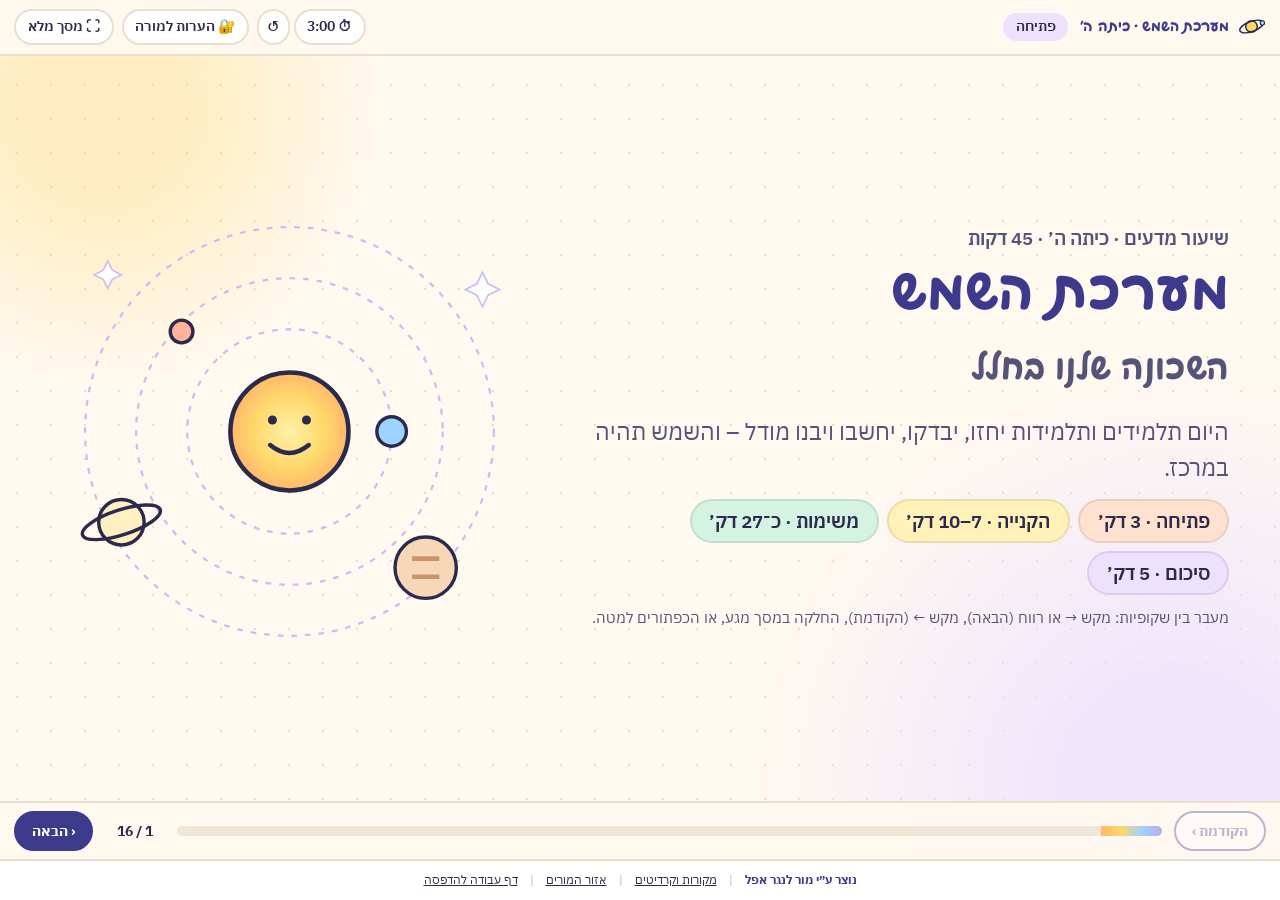
<file: index.html>
<!doctype html>
<html lang="he" dir="rtl"><head><meta charset="utf-8"><meta name="viewport" content="width=device-width,initial-scale=1,viewport-fit=cover">
<title>מערכת השמש · מצגת לשיעור מדעים · כיתה ה׳</title>
<meta name="description" content="מצגת אינטראקטיבית לשיעור מדעים בכיתה ה׳ על מערכת השמש: אנימציה של השמש ושמונת כוכבי הלכת, משימות בזוגות ובקבוצות, חידון בזק וכרטיס יציאה.">
<link rel="preconnect" href="https://fonts.googleapis.com"><link rel="preconnect" href="https://fonts.gstatic.com" crossorigin>
<link href="https://fonts.googleapis.com/css2?family=IBM+Plex+Sans+Hebrew:wght@400;600;700&family=Playpen+Sans+Hebrew:wght@500;700&display=swap" rel="stylesheet">
<meta name="theme-color" content="#FFF9F0"><link rel="icon" href="assets/favicon.svg" type="image/svg+xml"><link rel="stylesheet" href="assets/deck.css"></head>
<body class="deck-page">
<a class="skip" href="#deck">דילוג למצגת</a>
<header class="topbar" role="banner">
  <div class="brand"><svg viewBox="0 0 40 40" aria-hidden="true" focusable="false"><circle cx="20" cy="20" r="8" fill="#FFD86B" stroke="#2C2A4A" stroke-width="2"/><ellipse cx="20" cy="20" rx="17" ry="7" fill="none" stroke="#2C2A4A" stroke-width="2" transform="rotate(-20 20 20)"/><circle cx="35" cy="15" r="3" fill="#9FD3FF" stroke="#2C2A4A" stroke-width="1.5"/></svg><span>מערכת השמש · כיתה ה׳</span></div>
  <span class="phase" id="phase" aria-live="off"></span>
  <div class="tools">
    <div class="timer" role="group" aria-label="שעון לשלב">
      <button type="button" class="tbtn" id="timer-btn" aria-label="הפעלת שעון לשלב">⏱ <span id="timer-out">0:00</span></button>
      <button type="button" class="tbtn sm" id="timer-reset" aria-label="איפוס השעון">↺</button>
    </div>
    <button type="button" class="tbtn" id="notes-btn" aria-haspopup="dialog">🔐 הערות למורה</button>
    <button type="button" class="tbtn" id="fs-btn" aria-label="מסך מלא">⛶ <span class="hide-sm">מסך מלא</span></button>
  </div>
</header>

<main id="deck" class="deck" tabindex="-1" aria-roledescription="מצגת" aria-label="מצגת: מערכת השמש">

<!-- 1 -->
<section class="slide s-title" id="title" data-phase="פתיחה" data-min="3" aria-label="שקופית פתיחה">
  <div class="title-wrap">
    <div class="title-text">
      <p class="kicker">שיעור מדעים · כיתה ה׳ · 45 דקות</p>
      <h1>מערכת השמש<br><span>השכונה שלנו בחלל</span></h1>
      <p class="lead">היום תלמידים ותלמידות יחזו, יבדקו, יחשבו ויבנו מודל – והשמש תהיה במרכז.</p>
      <ul class="agenda" aria-label="מבנה השיעור">
        <li class="c-peach">פתיחה · 3 דק׳</li><li class="c-butter">הקנייה · 7–10 דק׳</li><li class="c-mint">משימות · כ־27 דק׳</li><li class="c-lilac">סיכום · 5 דק׳</li>
      </ul>
      <p class="hint">מעבר בין שקופיות: מקש → או רווח (הבאה), מקש ← (הקודמת), החלקה במסך מגע, או הכפתורים למטה.</p>
    </div>
    <svg class="title-art" viewBox="0 0 420 420" role="img" aria-label="איור: השמש וכוכבי לכת במסלולים">
      <defs><radialGradient id="tg" cx="50%" cy="50%" r="50%"><stop offset="0" stop-color="#FFF1A8"/><stop offset=".6" stop-color="#FFD86B"/><stop offset="1" stop-color="#FFB86B"/></radialGradient></defs>
      <g fill="none" stroke="#C9BEF0" stroke-width="2" stroke-dasharray="5 7"><circle cx="210" cy="210" r="90"/><circle cx="210" cy="210" r="135"/><circle cx="210" cy="210" r="180"/></g>
      <circle cx="210" cy="210" r="52" fill="url(#tg)" stroke="#2C2A4A" stroke-width="4"/>
      <g stroke="#2C2A4A" stroke-width="3"><circle cx="300" cy="210" r="13" fill="#9FD3FF"/><circle cx="115" cy="122" r="10" fill="#FFB49A"/><circle cx="330" cy="330" r="27" fill="#F6D8B8"/><circle cx="62" cy="290" r="20" fill="#FFF0C4"/></g>
      <ellipse cx="62" cy="290" rx="36" ry="11" fill="none" stroke="#2C2A4A" stroke-width="3" transform="rotate(-18 62 290)"/>
      <path d="M318 322h24M318 338h24" stroke="#C8956A" stroke-width="4"/>
      <g fill="#2C2A4A"><circle cx="195" cy="200" r="4"/><circle cx="225" cy="200" r="4"/></g><path d="M193 222q17 14 34 0" fill="none" stroke="#2C2A4A" stroke-width="4" stroke-linecap="round"/>
      <g fill="#FFFFFF" stroke="#C9BEF0" stroke-width="1.5"><path d="M380 70l5 10 10 5-10 5-5 10-5-10-10-5 10-5z"/><path d="M50 60l4 8 8 4-8 4-4 8-4-8-8-4 8-4z"/></g>
    </svg>
  </div>
</section>

<!-- 2 hook -->
<section class="slide s-hook" id="hook" data-phase="פתיחה · 3 דק׳" data-min="3" aria-label="שאלת פתיחה">
  <h2>🚀 שאלת פתיחה: אנחנו בכלל לא יושבים במקום!</h2>
  <p class="big">כדור הארץ – וכל מי שנמצא עליו – נע כל הזמן סביב השמש.<br><strong>נחשו: כמה קילומטרים נעבור בחלל במהלך השיעור הזה (45 דקות)?</strong></p>
  <ol class="choices" aria-label="אפשרויות">
    <li><span class="n">1</span> 0 – אנחנו עומדים במקום</li>
    <li><span class="n">2</span> בערך 100 ק״מ</li>
    <li><span class="n">3</span> בערך 8,000 ק״מ</li>
    <li><span class="n">4</span> בערך 80,000 ק״מ</li>
  </ol>
  <p class="howto">✋ הצביעו באצבעות: 1, 2, 3 או 4. ספרו לחבר או לחברה לידכם למה בחרתם.</p>
  <button type="button" class="btn big-btn" data-reveal="hook-ans" aria-expanded="false">גילוי התשובה</button>
  <div class="reveal-box" id="hook-ans" hidden>
    <p><strong>4 – בערך 80,000 ק״מ!</strong> כדור הארץ נע סביב השמש במהירות של כ־30 ק״מ <u>בכל שנייה</u>. ב־45 דקות זה בערך פעמיים סביב כל כדור הארץ.</p>
    <p>אז למה אנחנו לא מרגישים? כי הכול נע יחד איתנו – כמו במטוס שטס בשקט.</p>
  </div>
</section>

<!-- 3 -->
<section class="slide" id="what" data-phase="הקנייה · 7–10 דק׳" data-min="8" aria-label="מה זה מערכת השמש">
  <h2>☀️ מה זה מערכת השמש?</h2>
  <div class="two">
    <ul class="points">
      <li><b>במרכז: השמש</b> – כוכב.</li>
      <li><b>סביב השמש נעים 8 כוכבי לכת</b> במסלולים, וגם כוכבי לכת ננסיים, אסטרואידים ושביטים.</li>
      <li><b>סביב רוב כוכבי הלכת נעים ירחים.</b> הירח שלנו מקיף את כדור הארץ.</li>
      <li><b>מערכת השמש היא רק חלק קטן מגלקסיית שביל החלב</b>, שיש בה יותר מ־100 מיליארד כוכבים.</li>
    </ul>
    <figure class="address">
      <figcaption>הכתובת שלנו ביקום</figcaption>
      <ol>
        <li class="c-pink">🏫 הכיתה שלנו</li>
        <li class="c-peach">🇮🇱 ישראל</li>
        <li class="c-sky">🌍 כדור הארץ</li>
        <li class="c-butter">☀️ מערכת השמש</li>
        <li class="c-lilac">🌌 גלקסיית שביל החלב</li>
        <li class="c-mint">✨ היקום</li>
      </ol>
    </figure>
  </div>
</section>

<!-- 4 -->
<section class="slide" id="sun" data-phase="הקנייה · 7–10 דק׳" data-min="8" aria-label="השמש">
  <h2>🌞 השמש – הכוכב שלנו</h2>
  <div class="tiles">
    <div class="tile c-butter"><span class="ico" aria-hidden="true">🔥</span><b>כוכב</b><p>כדור ענק של גז לוהט שמפיק אור וחום. השמש היא לא כוכב לכת.</p></div>
    <div class="tile c-peach"><span class="ico" aria-hidden="true">📏</span><b>ענקית</b><p>הקוטר שלה שווה לבערך 109 כדורי ארץ בשורה.</p></div>
    <div class="tile c-pink"><span class="ico" aria-hidden="true">⚖️</span><b>כמעט הכול</b><p>כ־99.8% מכל החומר במערכת השמש נמצא בשמש.</p></div>
    <div class="tile c-sky"><span class="ico" aria-hidden="true">💡</span><b>אור בדרך</b><p>האור שלה מגיע אלינו בתוך כ־8 דקות ו־20 שניות.</p></div>
  </div>
  <p class="callout">בלי השמש אין חיים: היא נותנת אור וחום, הצמחים מייצרים בעזרתה מזון, והיא מניעה את מחזור המים.</p>
</section>

<!-- 5 -->
<section class="slide" id="planets" data-phase="הקנייה · 7–10 דק׳" data-min="8" aria-label="שמונה כוכבי הלכת">
  <h2>🪐 שמונה כוכבי הלכת – לפי הסדר מהשמש</h2>
  <div class="lineup" role="list">
    <div class="lu-sun" role="listitem" aria-label="השמש">☀️<span>השמש</span></div>
    <div class="lu-group rocky" role="listitem"><p class="gl">כוכבי לכת סלעיים (פנימיים)</p>
      <ul><li><i class="dot" style="--c:#B9B1A8;--d:.7"></i>חמה</li><li><i class="dot" style="--c:#F2C877;--d:1"></i>נוגה</li><li><i class="dot" style="--c:#5AA6EA;--d:1"></i>כדור הארץ</li><li><i class="dot" style="--c:#E4775B;--d:.8"></i>מאדים</li></ul></div>
    <div class="lu-belt" role="listitem">חגורת<br>האסטרואידים</div>
    <div class="lu-group giants" role="listitem"><p class="gl">ענקי גז וקרח (חיצוניים)</p>
      <ul><li><i class="dot" style="--c:#D9A67A;--d:2"></i>צדק</li><li><i class="dot ring" style="--c:#E7CC85;--d:1.8"></i>שבתאי</li><li><i class="dot" style="--c:#8FD3D8;--d:1.4"></i>אורנוס</li><li><i class="dot" style="--c:#6E8EE8;--d:1.4"></i>נפטון</li></ul></div>
  </div>
  <div class="mnemonic c-lilac">
    <p><b>טריק לזכירת הסדר</b> (האות הראשונה של כל מילה = כוכב לכת, א = ארץ):</p>
    <p class="mn" lang="he"><b>ח</b>יים <b>נ</b>כנס <b>א</b>תמול <b>מ</b>הר, <b>צ</b>עק: ״<b>ש</b>וקולד <b>א</b>ין? <b>נ</b>ו!״</p>
    <p class="small">אתגר: המציאו בזוגות משפט משלכם!</p>
  </div>
</section>

<!-- 6 -->
<section class="slide" id="motion" data-phase="הקנייה · 7–10 דק׳" data-min="8" aria-label="תנועה ומחזוריות">
  <h2>🔄 תנועה יוצרת זמן: יממה, חודש ושנה</h2>
  <div class="tiles three">
    <div class="tile c-sky"><span class="ico" aria-hidden="true">🌗</span><b>יממה ≈ 24 שעות</b><p>כדור הארץ מסתובב סביב צירו. הצד שפונה לשמש – יום, והצד השני – לילה.</p></div>
    <div class="tile c-lilac"><span class="ico" aria-hidden="true">🌙</span><b>חודש ≈ 29½ ימים</b><p>הירח מקיף את כדור הארץ. בערך כל 29½ ימים חוזר אותו מראה של הירח (למשל ירח מלא).</p></div>
    <div class="tile c-butter"><span class="ico" aria-hidden="true">☀️</span><b>שנה ≈ 365¼ ימים</b><p>כדור הארץ מקיף את השמש פעם אחת.</p></div>
  </div>
  <p class="callout big"><b>הרעיון החשוב:</b> לכל כוכב לכת יש ״שנה״ משלו – הזמן שלוקח לו להקיף את השמש פעם אחת. <br>❓ האם לכל כוכבי הלכת שנה באותו אורך? עוד מעט נחזה ונבדוק.</p>
</section>

<!-- 7 animation -->
<section class="slide s-anim" id="anim" data-phase="הקנייה והדגמה" data-min="3" aria-label="אנימציה של מערכת השמש">
  <div class="anim-grid">
    <div class="canvas-wrap space"><canvas id="solar-main" role="img" aria-label="אנימציה של מערכת השמש: השמש במרכז ושמונה כוכבי לכת שנעים סביבה במסלולים, כל אחד במהירות היחסית שלו. אפשר ללחוץ על כוכב לכת כדי לקרוא עליו."></canvas></div>
    <div class="anim-panel">
      <h2>🌌 מערכת השמש בתנועה</h2>
      <div class="scale-note"><p><b>⚠️ לא בקנה מידה:</b> הגדלים והמרחקים כאן לא אמיתיים – אי אפשר להראות את שניהם נכון על מסך אחד. <b>זמני ההקפה נכונים בקירוב.</b></p>
        <details><summary>ואיך זה באמת?</summary><p>כוכבי הלכת כאן גדולים בהרבה, והמסלולים צפופים בהרבה. אילו השמש הייתה בגודל כדורגל (22 ס״מ), כדור הארץ היה בגודל של כ־2 מ״מ ובמרחק של כ־24 מטרים ממנה, ונפטון היה במרחק של כ־700 מטרים! <a href="#sizes" data-goto="sizes">לגדלים היחסיים ←</a></p></details></div>
      <div class="ctrls" role="group" aria-label="שליטה באנימציה" data-ctrl="solar-main">
        <button type="button" class="btn" data-act="play" aria-pressed="false">▶ הפעלה</button>
        <button type="button" class="btn ghost" data-act="year">שנה אחת ועצירה</button>
        <button type="button" class="btn ghost" data-act="reset">↺ איפוס</button>
        <label class="spd">מהירות <input type="range" min="0" max="8" step="1" value="2" data-act="speed" aria-describedby="spd-main"> <output id="spd-main" class="spd-out"></output></label>
        <label class="chk"><input type="checkbox" data-act="labels" checked> שמות</label>
        <label class="chk"><input type="checkbox" data-act="laps"> מונה הקפות</label>
      </div>
      <p class="clock" aria-live="off">חלפו: <b data-out="years">0.00</b> שנים בכדור הארץ (<span data-out="days">0</span> ימים)</p>
      <div class="chips" role="group" aria-label="בחירת גרם שמים" data-chips="solar-main"></div>
      <div class="factcard" id="fact-main" aria-live="polite"><p class="muted">👆 הקישו על כוכב לכת (או על הכפתורים) כדי לקרוא עליו.</p></div>

    </div>
  </div>
</section>

<!-- 8 predict -->
<section class="slide s-task" id="predict" data-phase="משימה בזוגות · 7 דק׳" data-min="7" aria-label="משימה: חזו ובדקו">
  <div class="task-grid">
    <div>
      <p class="tag c-mint">משימה 1 · בזוגות · 7 דק׳</p>
      <h2>🔮 חזו ובדקו</h2>
      <ol class="steps">
        <li><b>חוזים (3 דק׳):</b> כתבו בדף העבודה את התחזית שלכם, לפני שמפעילים:
          <ol class="qs qs-heb">
            <li>כשכדור הארץ ישלים הקפה אחת סביב השמש – כמה הקפות תשלים חמה?</li>
            <li>מי נע מהר יותר במסלול: כוכבי לכת קרובים לשמש או רחוקים ממנה?</li>
            <li>כמה שנים של כדור הארץ יעברו עד שצדק ישלים הקפה אחת?</li>
          </ol></li>
        <li><b>בודקים (2 דק׳):</b> מפעילים ״שנה אחת״ ואחר כך ״12 שנים״ וסופרים הקפות.</li>
        <li><b>מסבירים (2 דק׳):</b> למה לנפטון לוקחת הקפה אחת כ־165 שנים? מצאו שתי סיבות.</li>
      </ol>
      <button type="button" class="btn ghost" data-reveal="predict-ans" aria-expanded="false">הצגת התשובות</button>
      <div class="reveal-box" id="predict-ans" hidden>
        <p>א. בערך 4 הקפות (שנה בחמה = 88 ימים). ב. הקרובים – הם נעים מהר יותר וגם המסלול שלהם קצר יותר. ג. כמעט 12 שנים.</p>
        <p>נפטון: (1) המסלול שלו ארוך מאוד; (2) הוא נע לאט יותר מכוכבי הלכת הקרובים לשמש.</p>
      </div>
    </div>
    <div class="mini">
      <div class="canvas-wrap space"><canvas id="solar-mini" role="img" aria-label="אנימציה לבדיקת התחזיות: מונה הקפות ליד כל כוכב לכת."></canvas></div>
      <div class="ctrls" role="group" aria-label="שליטה באנימציה לבדיקה" data-ctrl="solar-mini">
        <button type="button" class="btn" data-act="year">שנה אחת</button>
        <button type="button" class="btn" data-act="years12">12 שנים</button>
        <button type="button" class="btn ghost" data-act="play" aria-pressed="false">▶ הפעלה</button>
        <button type="button" class="btn ghost" data-act="reset">↺ איפוס</button>
      </div>
      <p class="clock">חלפו: <b data-out="years">0.00</b> שנים · המספר ליד כל שם = מספר ההקפות</p>
    </div>
  </div>
</section>

<!-- 9 sizes -->
<section class="slide s-task" id="sizes" data-phase="משימה בזוגות · 3 דק׳" data-min="3" aria-label="משימה: גדלים יחסיים">
  <p class="tag c-mint">משימה 2 · בזוגות · 3 דק׳</p>
  <h2>📏 גדלים יחסיים</h2>
  <p class="big">סדרו בדף העבודה את 8 כוכבי הלכת <b>מהקטן לגדול</b>. אחר כך: כמה כדורי ארץ נכנסים לרוחבו של צדק?</p>
  <button type="button" class="btn" id="sizes-btn" aria-expanded="false">גילוי: כוכבי הלכת בקנה מידה של גודל</button>
  <div class="sizes-stage" id="sizes-stage" aria-live="polite">
    <p class="muted center">כאן יופיעו כוכבי הלכת בגודל היחסי האמיתי שלהם.</p>
  </div>
  <p class="small" id="sizes-note" hidden>כאן <b>הגדלים</b> בקנה מידה, אבל <b>המרחקים לא</b>: באמת הם רחוקים מאוד זה מזה. צדק רחב בערך פי 11 מכדור הארץ, והשמש – פי 109. בצד ימין רואים רק חלק קטן מקצה השמש.</p>
</section>

<!-- 10 age -->
<section class="slide s-task" id="age" data-phase="משימה בקבוצות · 6 דק׳" data-min="6" aria-label="משימה: בני ובנות כמה הייתם בכוכב לכת אחר">
  <div class="task-grid">
    <div>
      <p class="tag c-mint">משימה 3 · בקבוצות של 3–4 · 6 דק׳</p>
      <h2>🎂 בני ובנות כמה הייתם בכוכב לכת אחר?</h2>
      <p>הגיל שלנו נמדד בשנים של כדור הארץ. בכוכב לכת שהשנה בו ארוכה – הייתם ״צעירים״ יותר!</p>
      <ol class="qs">
        <li>באיזה כוכב לכת הייתם הכי ״מבוגרים״? למה?</li>
        <li>בני ובנות כמה תהיו בכדור הארץ כשתעבור שנה אחת בשבתאי?</li>
        <li>אתגר: האם בנפטון אפשר לחגוג יום הולדת 1? הסבירו.</li>
      </ol>
      <p class="small">איך מחשבים? גיל בכדור הארץ ÷ אורך השנה של כוכב הלכת (בשנים של כדור הארץ). קודם הַעריכו, ורק אחר כך בדקו במחשבון.</p>
    </div>
    <div class="agecalc c-sky">
      <label for="age-in"><b>הגיל שלי בכדור הארץ:</b></label>
      <div class="row"><input id="age-in" type="number" min="1" max="120" step="1" value="11" inputmode="numeric"> <button type="button" class="btn" id="age-go">חישוב</button></div>
      <table class="agetable" id="age-table" hidden>
        <caption class="sr-only">הגיל בכל כוכב לכת</caption>
        <thead><tr><th scope="col">כוכב לכת</th><th scope="col">שנה אחת בו</th><th scope="col">הגיל שלי שם</th></tr></thead>
        <tbody></tbody>
      </table>
    </div>
  </div>
</section>

<!-- 11 quiz -->
<section class="slide s-task" id="quiz" data-phase="חידון בזק · 4 דק׳" data-min="4" aria-label="חידון בזק">
  <p class="tag c-mint">משימה 4 · כל הכיתה · 4 דק׳</p>
  <h2>⚡ חידון בזק</h2>
  <p class="howto">כל התלמידים והתלמידות מצביעים יחד באצבעות (1–4), ורק אז לוחצים על תשובה.</p>
  <div class="quiz" id="quiz-box" aria-live="polite"></div>
  <div class="quiz-nav"><button type="button" class="btn ghost" id="quiz-prev">השאלה הקודמת</button><span id="quiz-count"></span><button type="button" class="btn ghost" id="quiz-next">השאלה הבאה</button></div>
</section>

<!-- 12 model choice board -->
<section class="slide s-task" id="model" data-phase="משימה בקבוצות · 7 דק׳" data-min="7" aria-label="משימה: בונים מודל – לוח בחירה">
  <p class="tag c-mint">משימה 5 · בקבוצות · 7 דק׳</p>
  <h2>🛠️ בונים מודל של מערכת השמש – בחרו דרך</h2>
  <div class="board">
    <div class="way c-peach"><b>🧍 מודל אנושי</b><p>כל אחת ואחד הם השמש או כוכב לכת, והולכים במסלולים.</p><p class="crit">✔ הסדר נכון · הקרובים הולכים מהר יותר ובמסלול קצר יותר</p></div>
    <div class="way c-butter"><b>🟠 דגם בפלסטלינה</b><p>שמש ו־8 כוכבי לכת מפלסטלינה או מנייר מקומט.</p><p class="crit">✔ צדק הכי גדול, חמה הכי קטן, נוגה וכדור הארץ כמעט שווים</p></div>
    <div class="way c-mint"><b>🧻 מפת מרחקים</b><p>על גליל נייר או חוט: השמש בקצה, ונפטון אחרי 100 ריבועים.</p><p class="crit">✔ ארבעת הפנימיים צפופים ליד השמש, והחיצוניים רחוקים זה מזה</p></div>
    <div class="way c-sky"><b>🎙️ ״אני כוכב לכת״</b><p>הקלטה או הצגה של 30–45 שניות בגוף ראשון.</p><p class="crit">✔ המקום מהשמש, אורך השנה ועוד 2 עובדות נכונות</p></div>
    <div class="way c-pink"><b>✏️ גלויה מכוכב לכת</b><p>ציור או קומיקס ״שלום מ...״ לחברים בכדור הארץ.</p><p class="crit">✔ 3 עובדות נכונות והשוואה אחת לכדור הארץ</p></div>
    <div class="way c-lilac"><b>📊 טבלת השוואה</b><p>משווים בין 2 כוכבי לכת בטבלה או בכרזה.</p><p class="crit">✔ גודל, מרחק ואורך שנה – ומסקנה אחת</p></div>
  </div>
  <p class="small">בכל דגם: כתבו משפט אחד – מה הדגם שלכם מראה נכון, ומה לא.</p>
</section>

<!-- 13 challenge -->
<section class="slide s-task" id="challenge" data-phase="אתגר להעשרה (רשות)" data-min="5" aria-label="אתגר חשיבה להעשרה">
  <p class="tag c-lilac">אתגר להעשרה · לקבוצות שסיימו</p>
  <h2>🤖 משימת חלל: לאן שולחים רובוט חוקר?</h2>
  <div class="two">
    <div>
      <p class="big">אתם צוות של מהנדסות ומהנדסים בסוכנות חלל. יש לכם רובוט חוקר אחד.</p>
      <ol class="qs">
        <li>בחרו כוכב לכת או ירח שאליו תשלחו את הרובוט.</li>
        <li>נמקו את הבחירה בשתי סיבות.</li>
        <li>איזה אתגר אחד הרובוט יפגוש שם? (חום, קור, רוחות, מרחק...) ואיך תתגברו עליו?</li>
      </ol>
    </div>
    <div class="callout c-butter">
      <p><b>רמז:</b> אפשר לחקור מקום שקשה להגיע אליו בעזרת טלסקופים (על פני כדור הארץ ובחלל), לוויינים, חלליות ורכבים רובוטיים.</p>
      <p>👀 הקישו על כוכב לכת באנימציה כדי למצוא נתונים לנימוק.</p>
    </div>
  </div>
</section>

<!-- 14 summary -->
<section class="slide" id="summary" data-phase="איסוף וסיכום · 5 דק׳" data-min="5" aria-label="איסוף וסיכום">
  <h2>🧺 איסוף וסיכום</h2>
  <div class="tiles four">
    <div class="tile c-butter"><span class="ico" aria-hidden="true">☀️</span><p>השמש במרכז מערכת השמש.</p></div>
    <div class="tile c-sky"><span class="ico" aria-hidden="true">🪐</span><p>8 כוכבי לכת מקיפים את השמש, וירחים מקיפים כוכבי לכת.</p></div>
    <div class="tile c-mint"><span class="ico" aria-hidden="true">⏳</span><p>ככל שכוכב לכת רחוק יותר מהשמש – השנה בו ארוכה יותר.</p></div>
    <div class="tile c-pink"><span class="ico" aria-hidden="true">🧩</span><p>דגם קטן אחד לא יכול להראות נכון גם גדלים וגם מרחקים.</p></div>
  </div>
  <p class="callout big">🗣️ <b>30 שניות בזוגות:</b> מה הדבר הכי מפתיע שגיליתם היום? 2–3 זוגות משתפים את הכיתה.</p>
</section>

<!-- 15 exit -->
<section class="slide" id="exit" data-phase="כרטיס יציאה · חלק מהסיכום" data-min="3" aria-label="כרטיס יציאה">
  <h2>🎟️ כרטיס יציאה</h2>
  <ol class="exit">
    <li>ציירו את השמש ושלושה כוכבי לכת – לפי הסדר הנכון מהשמש.</li>
    <li>השלימו: ״השנה בנפטון ארוכה הרבה יותר מהשנה בכדור הארץ, כי...״</li>
    <li>כתבו שאלה אחת על החלל שעדיין מסקרנת אתכם.</li>
  </ol>
  <p class="self">סמנו: 😀 הבנתי היטב · 🙂 כמעט · 🤔 צריך עוד עזרה</p>
  <p class="small">כרטיס היציאה נמצא גם ב<a href="handout.html">דף העבודה להדפסה</a>.</p>
</section>

<!-- 16 credits -->
<section class="slide s-credits" id="credits" data-phase="מקורות וקרדיטים" data-min="0" aria-label="מקורות וקרדיטים">
  <h2>📚 מקורות וקרדיטים</h2>
  <div class="two">
    <div>
      <h3>עובדות ונתונים</h3>
      <ul class="src">
        <li>NASA – <a href="https://nssdc.gsfc.nasa.gov/planetary/factsheet/" target="_blank" rel="noopener">Planetary Fact Sheet</a> (קטרים, מרחקים, זמני הקפה וסיבוב, טמפרטורות, מספר ירחים)</li>
        <li>NASA Science – <a href="https://science.nasa.gov/solar-system/" target="_blank" rel="noopener">Our Solar System</a> · <a href="https://science.nasa.gov/solar-system/planets/" target="_blank" rel="noopener">Planets</a> · <a href="https://science.nasa.gov/sun/facts/" target="_blank" rel="noopener">Sun: Facts</a> · <a href="https://science.nasa.gov/solar-system/moons/" target="_blank" rel="noopener">Moons</a></li>
        <li>NASA Space Place – <a href="https://spaceplace.nasa.gov/years-on-other-planets/en/" target="_blank" rel="noopener">How long is a year on other planets?</a></li>
      </ul>
      <p class="small">* מספרי הירחים לפי דף העובדות של NASA. מדי פעם מתגלים ירחים חדשים, ולכן המספרים עשויים לגדול.</p>
    </div>
    <div>
      <h3>תוכנית הלימודים</h3>
      <ul class="src">
        <li>משרד החינוך – <a href="https://meyda.education.gov.il/files/Pop/0files/mada-technology/yesodi/content-specifications-5th.docx" target="_blank" rel="noopener">מפרט תכנים במדע וטכנולוגיה לכיתה ה׳</a> (תחום מדעי כדור הארץ והיקום: ״מבנה מערכת השמש״)</li>
        <li>משרד החינוך – <a href="https://pop.education.gov.il/tchumey_daat/mada-tehnologia/yesodi/technology-science-pedagogy/curriculum/" target="_blank" rel="noopener">תוכנית הלימודים במדע וטכנולוגיה לבית הספר היסודי</a> (מרחב פדגוגי)</li>
      </ul>
      <h3>איורים ואנימציה</h3>
      <p>כל האיורים והאנימציה צוירו במיוחד למצגת הזו (בלי תמונות חיצוניות). הצבעים מקורבים ולא מדויקים.</p>
      <p class="made-by">נוצר ע״י מור לנגר אפל · נבנה עם Kita</p>
    </div>
  </div>
</section>

</main>

<nav class="deck-nav" aria-label="ניווט במצגת">
  <button type="button" class="nbtn" id="prev" aria-label="השקופית הקודמת">הקודמת ›</button>
  <div class="progress" aria-hidden="true"><i id="bar"></i></div>
  <span class="counter" id="counter" aria-live="polite">1 / 16</span>
  <button type="button" class="nbtn primary" id="next" aria-label="השקופית הבאה">‹ הבאה</button>
</nav>

<aside class="notes" id="notes" hidden aria-label="הערות למורה לשקופית הנוכחית">
  <div class="notes-head"><b>🔐 הערות למורה</b> <span id="notes-slide"></span>
    <button type="button" class="tbtn sm" id="notes-popout">חלון נפרד</button>
    <button type="button" class="tbtn sm" id="notes-close" aria-label="סגירת ההערות">✕</button></div>
  <div class="notes-body" id="notes-body"></div>
</aside>

<dialog class="gate" id="gate" aria-labelledby="gate-h">
  <form method="dialog" id="gate-form">
    <h2 id="gate-h">🔐 הערות למורה</h2>
    <p>ההערות מיועדות למורה. הקלידו את הקוד:</p>
    <label for="gate-pw" class="sr-only">קוד מורה</label>
    <input id="gate-pw" type="password" inputmode="numeric" autocomplete="off">
    <p class="err" id="gate-err" role="alert" hidden>הקוד לא נכון. נסו שוב.</p>
    <div class="row"><button type="submit" class="btn" value="ok">כניסה</button><button type="button" class="btn ghost" id="gate-cancel">ביטול</button></div>
  </form>
</dialog>

<div class="sr-only" id="announce" aria-live="polite"></div>
<script type="text/plain" id="teacher-data">[base64]/[base64]/[base64]/[base64]/[base64]/[base64]/XqiDXltee158sINeR15XXk9enL9eqINei15XXkdeT15XXqiAo15HXm9eo15jXmdeh15kg15TXkNeg15nXntem15nXlCksINee16bXmdeSL9eULCDXkdeV16DXlC/[base64]/wn5mCL/[base64]</script>
<footer class="site-foot" role="contentinfo"><span class="made">נוצר ע״י מור לנגר אפל</span><span class="sep">|</span><a href="#credits" data-goto="credits">מקורות וקרדיטים</a><span class="sep">|</span><a href="teacher.html">אזור המורים</a><span class="sep">|</span><a href="handout.html">דף עבודה להדפסה</a></footer>
<script src="assets/solar.js"></script>
<script src="assets/deck.js"></script>
</body></html>
</file>
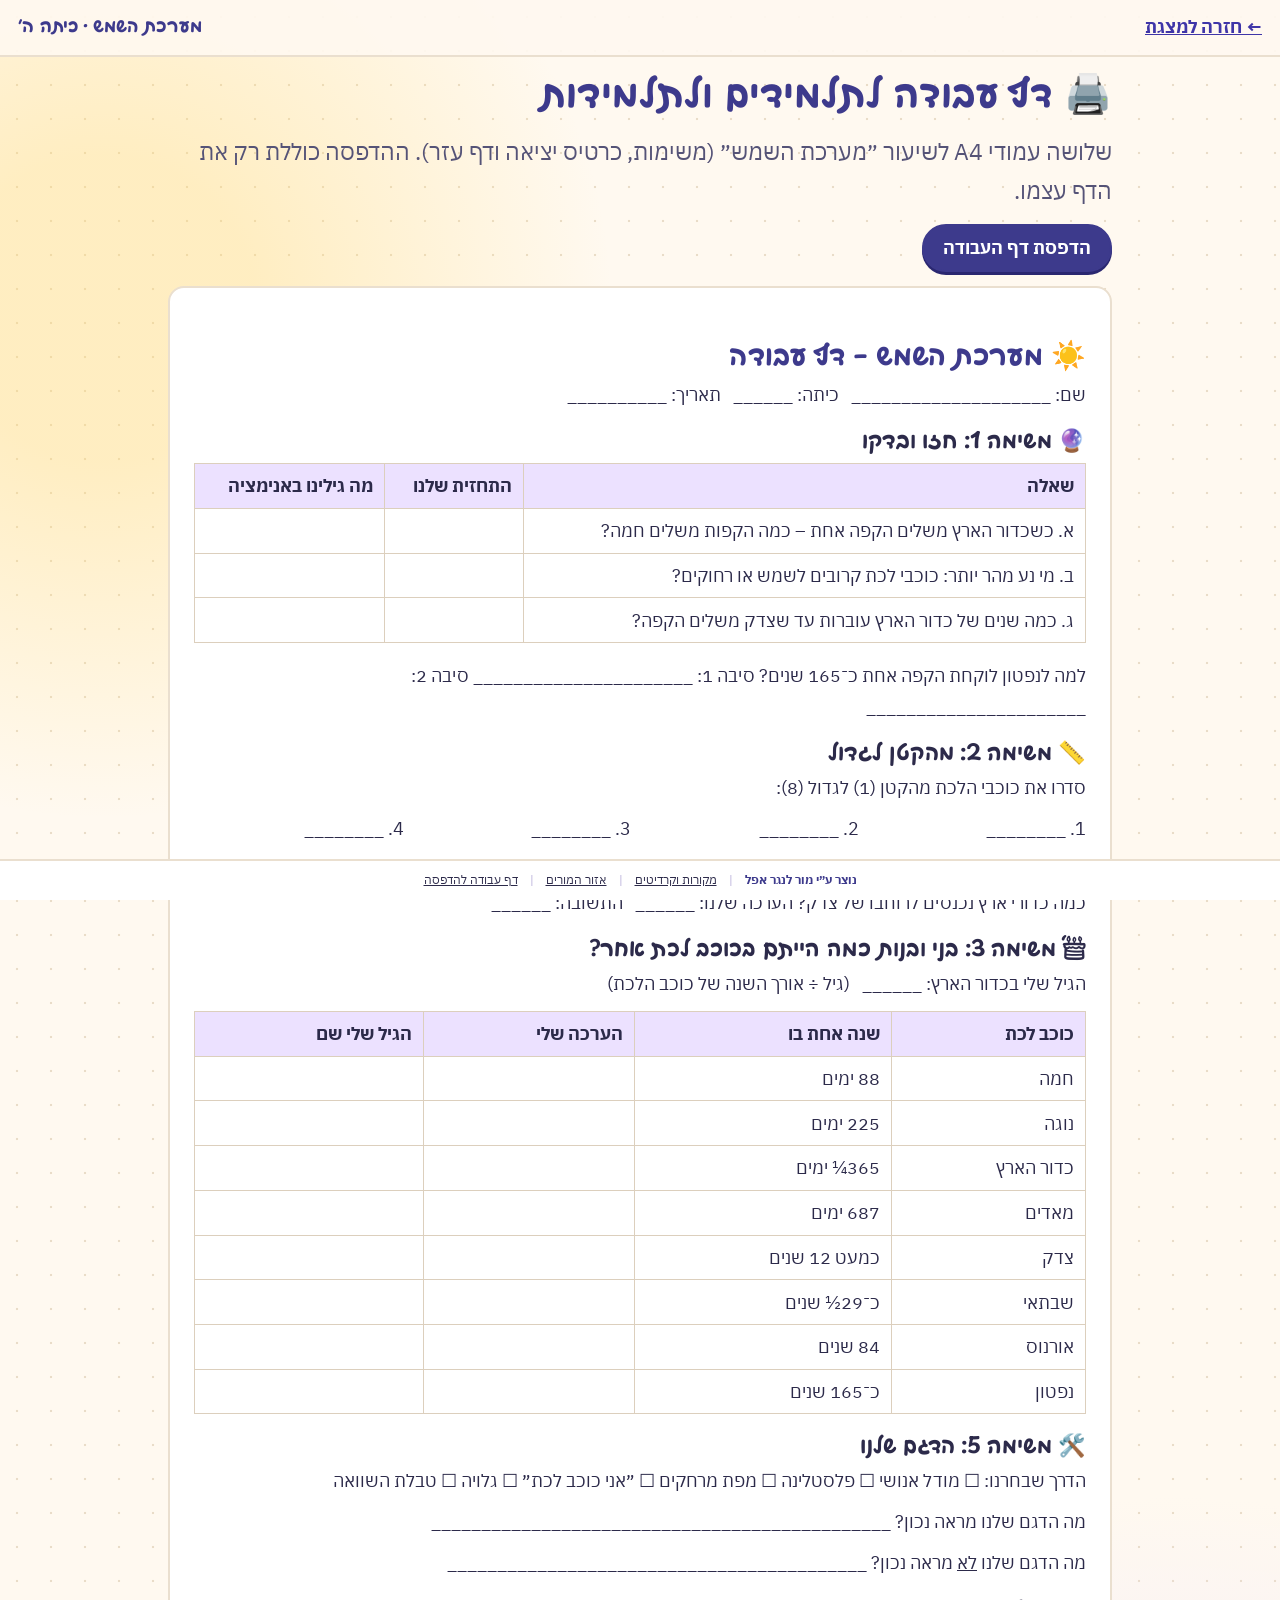
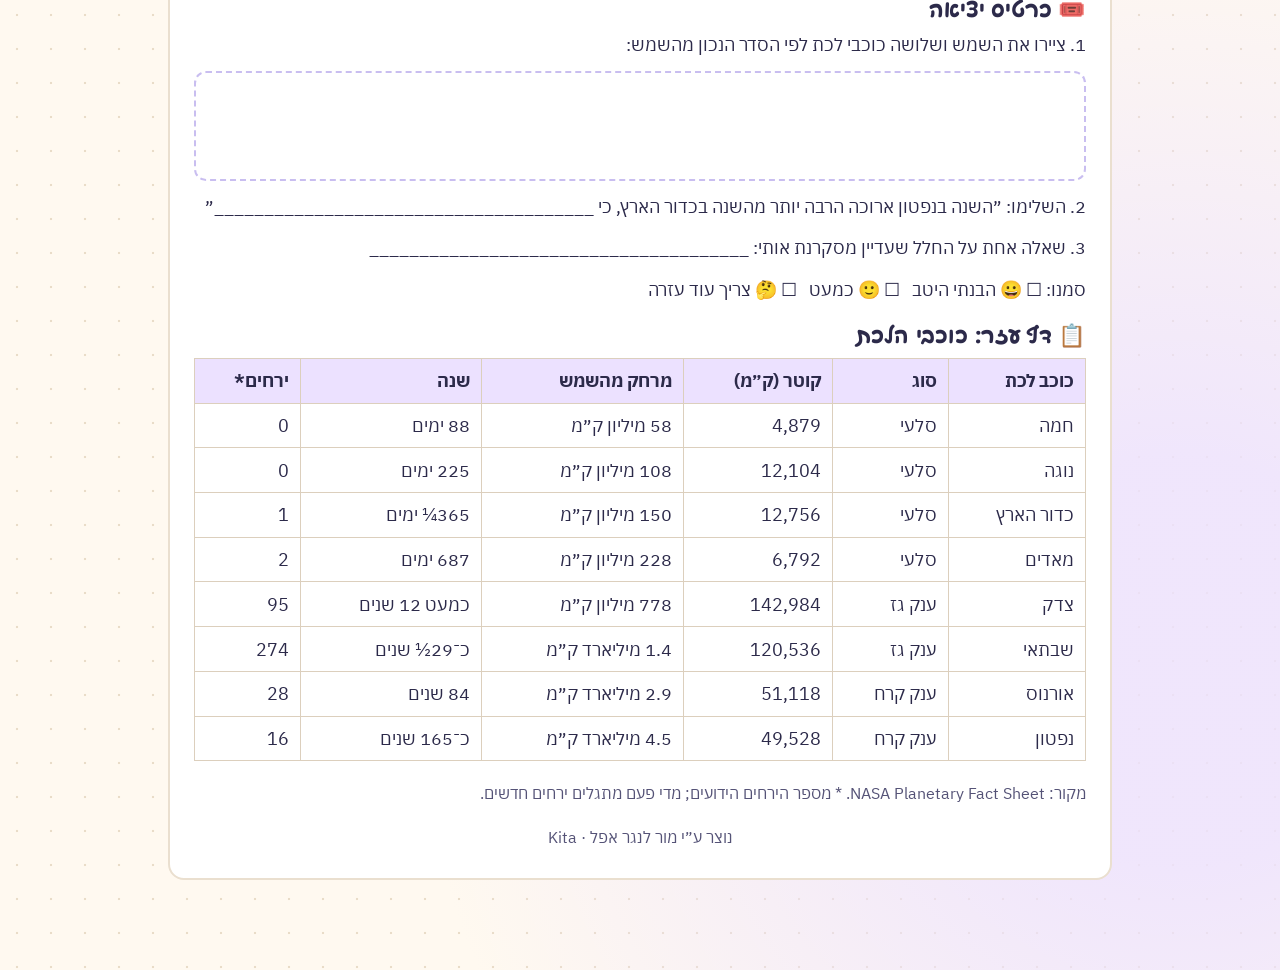
<file: handout.html>
<!doctype html>
<html lang="he" dir="rtl"><head><meta charset="utf-8"><meta name="viewport" content="width=device-width,initial-scale=1">
<title>דף עבודה · מערכת השמש · כיתה ה׳</title><meta name="robots" content="index">
<link rel="preconnect" href="https://fonts.googleapis.com"><link rel="preconnect" href="https://fonts.gstatic.com" crossorigin>
<link href="https://fonts.googleapis.com/css2?family=IBM+Plex+Sans+Hebrew:wght@400;600;700&family=Playpen+Sans+Hebrew:wght@500;700&display=swap" rel="stylesheet">
<link rel="icon" href="assets/favicon.svg" type="image/svg+xml"><link rel="stylesheet" href="assets/deck.css"></head>
<body class="page handout"><a class="skip" href="#main">דילוג לתוכן</a>
<header class="page-head"><a class="back" href="index.html">← חזרה למצגת</a><span class="brand-t">מערכת השמש · כיתה ה׳</span></header>
<main id="main">
<div class="no-print"><h1>🖨️ דף עבודה לתלמידים ולתלמידות</h1><p class="lead">שלושה עמודי A4 לשיעור ״מערכת השמש״ (משימות, כרטיס יציאה ודף עזר). ההדפסה כוללת רק את הדף עצמו.</p>
<button type="button" class="btn" onclick="window.print()">הדפסת דף העבודה</button></div>
<article class="sheet">
<header class="sh-head"><h2>☀️ מערכת השמש – דף עבודה</h2><p>שם: ____________________ &nbsp; כיתה: ______ &nbsp; תאריך: __________</p></header>
<section><h3>🔮 משימה 1: חזו ובדקו</h3>
<table class="ws"><thead><tr><th scope="col">שאלה</th><th scope="col">התחזית שלנו</th><th scope="col">מה גילינו באנימציה</th></tr></thead><tbody>
<tr><td>א. כשכדור הארץ משלים הקפה אחת – כמה הקפות משלים חמה?</td><td></td><td></td></tr>
<tr><td>ב. מי נע מהר יותר: כוכבי לכת קרובים לשמש או רחוקים?</td><td></td><td></td></tr>
<tr><td>ג. כמה שנים של כדור הארץ עוברות עד שצדק משלים הקפה?</td><td></td><td></td></tr></tbody></table>
<p>למה לנפטון לוקחת הקפה אחת כ־165 שנים? סיבה 1: ______________________ סיבה 2: ______________________</p></section>
<section><h3>📏 משימה 2: מהקטן לגדול</h3><p>סדרו את כוכבי הלכת מהקטן (1) לגדול (8):</p>
<div class="order"><span>1. ________</span><span>2. ________</span><span>3. ________</span><span>4. ________</span><span>5. ________</span><span>6. ________</span><span>7. ________</span><span>8. ________</span></div>
<p>כמה כדורי ארץ נכנסים לרוחבו של צדק? הערכה שלנו: ______ &nbsp; התשובה: ______</p></section>
<section><h3>🎂 משימה 3: בני ובנות כמה הייתם בכוכב לכת אחר?</h3><p>הגיל שלי בכדור הארץ: ______ &nbsp; (גיל ÷ אורך השנה של כוכב הלכת)</p>
<table class="ws"><thead><tr><th scope="col">כוכב לכת</th><th scope="col">שנה אחת בו</th><th scope="col">הערכה שלי</th><th scope="col">הגיל שלי שם</th></tr></thead><tbody>
<tr><td>חמה</td><td>88 ימים</td><td></td><td></td></tr><tr><td>נוגה</td><td>225 ימים</td><td></td><td></td></tr><tr><td>כדור הארץ</td><td>365¼ ימים</td><td></td><td></td></tr><tr><td>מאדים</td><td>687 ימים</td><td></td><td></td></tr><tr><td>צדק</td><td>כמעט 12 שנים</td><td></td><td></td></tr><tr><td>שבתאי</td><td>כ־29½ שנים</td><td></td><td></td></tr><tr><td>אורנוס</td><td>84 שנים</td><td></td><td></td></tr><tr><td>נפטון</td><td>כ־165 שנים</td><td></td><td></td></tr>
</tbody></table></section>
<section class="pb"><h3>🛠️ משימה 5: הדגם שלנו</h3><p>הדרך שבחרנו: ☐ מודל אנושי ☐ פלסטלינה ☐ מפת מרחקים ☐ ״אני כוכב לכת״ ☐ גלויה ☐ טבלת השוואה</p>
<p>מה הדגם שלנו מראה נכון? ______________________________________________</p>
<p>מה הדגם שלנו <u>לא</u> מראה נכון? __________________________________________</p></section>
<section class="exit-card"><h3>🎟️ כרטיס יציאה</h3>
<p>1. ציירו את השמש ושלושה כוכבי לכת לפי הסדר הנכון מהשמש:</p><div class="drawbox"></div>
<p>2. השלימו: ״השנה בנפטון ארוכה הרבה יותר מהשנה בכדור הארץ, כי ______________________________________״</p>
<p>3. שאלה אחת על החלל שעדיין מסקרנת אותי: ______________________________________</p>
<p>סמנו: ☐ 😀 הבנתי היטב &nbsp; ☐ 🙂 כמעט &nbsp; ☐ 🤔 צריך עוד עזרה</p></section>
<section><h3>📋 דף עזר: כוכבי הלכת</h3>
<table class="ws ref"><thead><tr><th scope="col">כוכב לכת</th><th scope="col">סוג</th><th scope="col">קוטר (ק״מ)</th><th scope="col">מרחק מהשמש</th><th scope="col">שנה</th><th scope="col">ירחים*</th></tr></thead><tbody>
<tr><td>חמה</td><td>סלעי</td><td>4,879</td><td>58 מיליון ק״מ</td><td>88 ימים</td><td>0</td></tr>
<tr><td>נוגה</td><td>סלעי</td><td>12,104</td><td>108 מיליון ק״מ</td><td>225 ימים</td><td>0</td></tr>
<tr><td>כדור הארץ</td><td>סלעי</td><td>12,756</td><td>150 מיליון ק״מ</td><td>365¼ ימים</td><td>1</td></tr>
<tr><td>מאדים</td><td>סלעי</td><td>6,792</td><td>228 מיליון ק״מ</td><td>687 ימים</td><td>2</td></tr>
<tr><td>צדק</td><td>ענק גז</td><td>142,984</td><td>778 מיליון ק״מ</td><td>כמעט 12 שנים</td><td>95</td></tr>
<tr><td>שבתאי</td><td>ענק גז</td><td>120,536</td><td>1.4 מיליארד ק״מ</td><td>כ־29½ שנים</td><td>274</td></tr>
<tr><td>אורנוס</td><td>ענק קרח</td><td>51,118</td><td>2.9 מיליארד ק״מ</td><td>84 שנים</td><td>28</td></tr>
<tr><td>נפטון</td><td>ענק קרח</td><td>49,528</td><td>4.5 מיליארד ק״מ</td><td>כ־165 שנים</td><td>16</td></tr>
</tbody></table><p class="small">מקור: NASA Planetary Fact Sheet. * מספר הירחים הידועים; מדי פעם מתגלים ירחים חדשים.</p></section>
<p class="sh-foot">נוצר ע״י מור לנגר אפל · Kita</p>
</article></main>
<footer class="site-foot" role="contentinfo"><span class="made">נוצר ע״י מור לנגר אפל</span><span class="sep">|</span><a href="index.html#credits">מקורות וקרדיטים</a><span class="sep">|</span><a href="teacher.html">אזור המורים</a><span class="sep">|</span><a href="handout.html">דף עבודה להדפסה</a></footer>
</body></html>
</file>
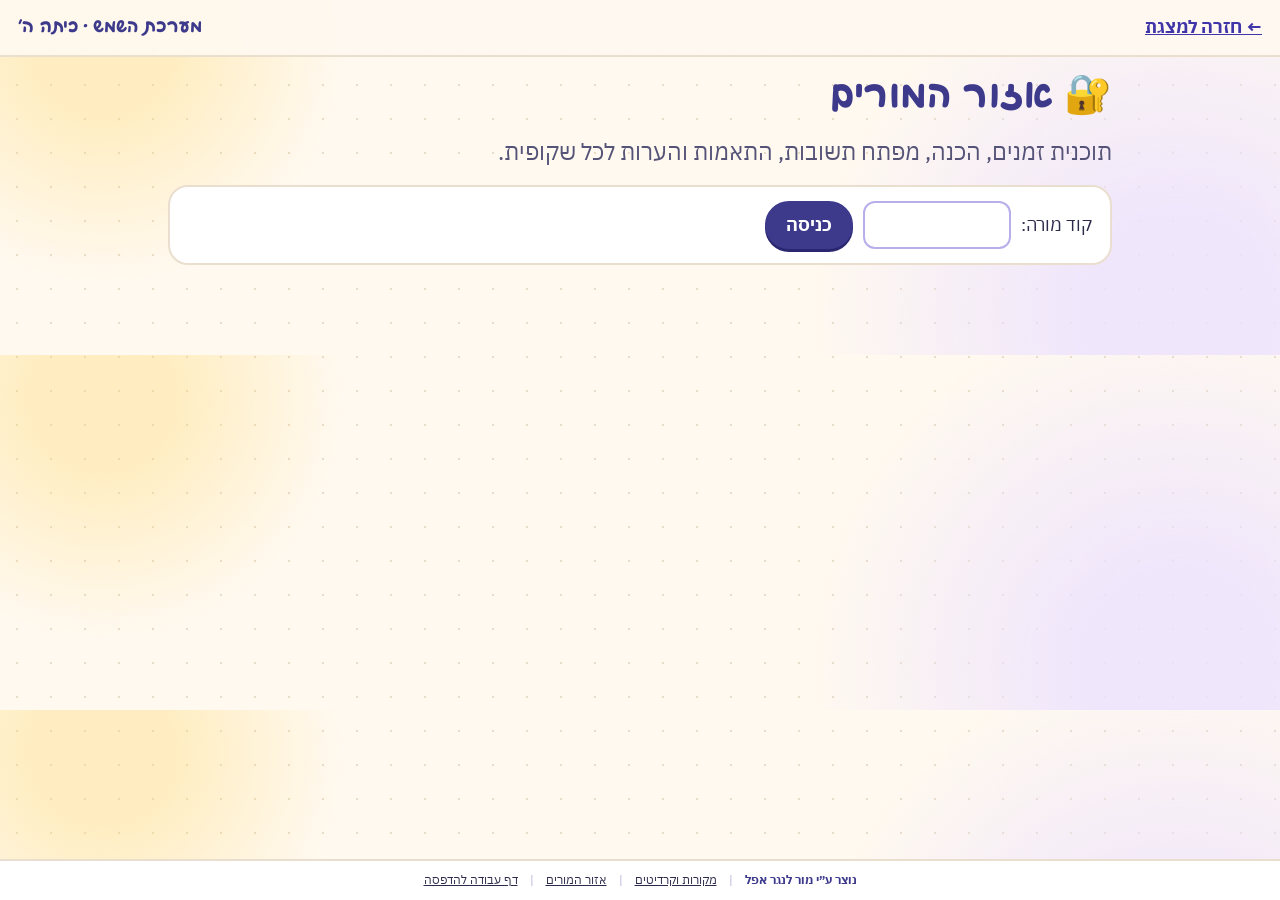
<file: teacher.html>
<!doctype html>
<html lang="he" dir="rtl"><head><meta charset="utf-8"><meta name="viewport" content="width=device-width,initial-scale=1">
<title>אזור המורים · מערכת השמש · כיתה ה׳</title><meta name="robots" content="noindex">
<link rel="preconnect" href="https://fonts.googleapis.com"><link rel="preconnect" href="https://fonts.gstatic.com" crossorigin>
<link href="https://fonts.googleapis.com/css2?family=IBM+Plex+Sans+Hebrew:wght@400;600;700&family=Playpen+Sans+Hebrew:wght@500;700&display=swap" rel="stylesheet">
<link rel="icon" href="assets/favicon.svg" type="image/svg+xml"><link rel="stylesheet" href="assets/deck.css"></head>
<body class="page teacher"><a class="skip" href="#main">דילוג לתוכן</a>
<header class="page-head"><a class="back" href="index.html">← חזרה למצגת</a><span class="brand-t">מערכת השמש · כיתה ה׳</span></header>
<main id="main"><h1>🔐 אזור המורים</h1><p class="lead">תוכנית זמנים, הכנה, מפתח תשובות, התאמות והערות לכל שקופית.</p>
<div id="teacher-gate"><form id="teacher-form" class="gate-inline"><label for="teacher-pw">קוד מורה:</label> <input id="teacher-pw" type="password" inputmode="numeric" autocomplete="off"> <button class="btn" type="submit">כניסה</button>
<p id="teacher-err" class="err" role="alert" hidden>הקוד לא נכון. נסו שוב.</p></form>
<div id="teacher-content" hidden></div></div></main>
<footer class="site-foot" role="contentinfo"><span class="made">נוצר ע״י מור לנגר אפל</span><span class="sep">|</span><a href="index.html#credits">מקורות וקרדיטים</a><span class="sep">|</span><a href="teacher.html">אזור המורים</a><span class="sep">|</span><a href="handout.html">דף עבודה להדפסה</a></footer>
<script type="text/plain" id="teacher-data">[base64]/[base64]/Xl9eV15PXqS/[base64]/[base64]/[base64]/[base64]/XqiDXoteV15HXk9eV16ogKNeR15vXqNeY15nXodeZINeU15DXoNeZ157XpteZ15QpLCDXntem15nXki/[base64]/[base64]/[base64]/[base64]/[base64]/[base64]/[base64]/XqiDXltee158sINeR15XXk9enL9eqINei15XXkdeT15XXqiAo15HXm9eo15jXmdeh15kg15TXkNeg15nXntem15nXlCksINee16bXmdeSL9eULCDXkdeV16DXlC/[base64]/wn5mCL/[base64]</script>
<script>
(function(){var $=function(s){return document.querySelector(s);},PFX="kitaShm5",D=null,pres=location.hash==="#presenter";
function data(){if(!D)D=JSON.parse(decodeURIComponent(escape(atob($("#teacher-data").textContent.trim()))));return D;}
function showSlide(id){var d=data(),i=d.ids.indexOf(id);if(i<0)i=0,id=d.ids[0];$("#teacher-content").innerHTML='<h2>שקופית '+(i+1)+' מתוך '+d.ids.length+': '+d.labels[id]+'</h2>'+(d.notes[id]||"")+'<p class="small">החלון מתעדכן לבד כשעוברים שקופית במצגת.</p>';}
function unlock(){var d=data();$("#teacher-form").hidden=true;$("#teacher-content").hidden=false;try{sessionStorage.setItem(PFX+"TeacherOK","1");}catch(e){}
  if(pres){document.body.classList.add("presenter");var id=null;try{id=localStorage.getItem(PFX+"Slide");}catch(e){}showSlide(id);
    try{var bc=new BroadcastChannel("kita-shemesh-5");bc.onmessage=function(e){if(e.data&&e.data.slide)showSlide(e.data.slide);};}catch(e){}
    addEventListener("storage",function(e){if(e.key===PFX+"Slide"&&e.newValue)showSlide(e.newValue);});}
  else{$("#teacher-content").innerHTML=d.content;var lb=$("#lock-btn");if(lb)lb.addEventListener("click",function(){try{sessionStorage.removeItem(PFX+"TeacherOK");}catch(e){}location.reload();});}}
$("#teacher-form").addEventListener("submit",function(e){e.preventDefault();var pw=$("#teacher-pw");if(pw.value.trim()==="1010"){$("#teacher-err").hidden=true;unlock();}else{$("#teacher-err").hidden=false;pw.value="";pw.focus();}});
try{if(sessionStorage.getItem(PFX+"TeacherOK")==="1")unlock();}catch(e){}
})();
</script></body></html>
</file>
<file: assets/deck.css>
/* Kita · מערכת השמש – "pastel sunrise" web deck: cream sky, sticker tiles, navy space stage.
   Fonts: Playpen Sans Hebrew (headings) + IBM Plex Sans Hebrew (text). */
:root{--ink:#2C2A4A;--ink2:#555377;--deep:#3D3A8C;--cream:#FFF9F0;--card:#FFFFFF;--line:#EADFCF;
--peach:#FFE1CF;--butter:#FFF1B8;--mint:#D4F3E3;--sky:#D8ECFF;--lilac:#ECE1FF;--pink:#FFDCE6;--space:#1E2350;
--ok:#DDF5E8;--okb:#3E9A6E;--okt:#1F6143;--no:#FFE3E8;--nob:#D0607A;--not:#8E2D45;
--top:clamp(44px,6.2vh,64px);--navh:clamp(46px,6.4vh,64px);--foot:clamp(34px,4.6vh,46px);--r:20px}
html{font-size:clamp(15px,min(1.5vw,2.75vh),34px)}
*{box-sizing:border-box}
body{margin:0;color:var(--ink);font:400 1rem/1.55 "IBM Plex Sans Hebrew",Arial,sans-serif;background:
radial-gradient(circle at 8% 12%,rgba(255,216,107,.35) 0 6%,transparent 20%),radial-gradient(circle at 92% 88%,rgba(236,225,255,.8) 0 8%,transparent 30%),
radial-gradient(circle,#E9DCC8 1px,transparent 1.6px) 0 0/34px 34px,var(--cream)}
body.deck-page{height:100vh;height:100dvh;overflow:hidden}
h1,h2,h3,.brand span,.tag{font-family:"Playpen Sans Hebrew","IBM Plex Sans Hebrew",sans-serif;font-weight:700;line-height:1.25}
h1{font-size:2.9rem;margin:.1em 0 .3em;color:var(--deep)}h1 span{font-size:.62em;color:var(--ink2)}
h2{font-size:1.9rem;margin:0 0 .45em;color:var(--deep)}h3{font-size:1.15rem;margin:.4em 0 .3em}
p{margin:.3em 0 .6em}a{color:#3F35A8}b,strong{font-weight:700}
.skip{position:absolute;right:8px;top:-90px;background:#fff;padding:8px 12px;z-index:200;border-radius:8px}.skip:focus{top:8px}
:focus-visible{outline:3px solid #6B4FC4;outline-offset:3px;border-radius:8px}
.sr-only{position:absolute!important;width:1px;height:1px;overflow:hidden;clip:rect(0 0 0 0);white-space:nowrap}
[hidden]{display:none!important}
.small{font-size:.82rem;color:var(--ink2)}.muted{color:var(--ink2)}.center{text-align:center}
.c-peach{background:var(--peach)}.c-butter{background:var(--butter)}.c-mint{background:var(--mint)}.c-sky{background:var(--sky)}.c-lilac{background:var(--lilac)}.c-pink{background:var(--pink)}
/* top bar */
.topbar{position:fixed;top:0;right:0;left:0;height:var(--top);display:flex;align-items:center;gap:12px;padding:0 14px;z-index:60;background:rgba(255,249,240,.92);border-bottom:2px solid var(--line);font-size:clamp(13px,.72rem,22px)}
.brand{display:flex;align-items:center;gap:8px;white-space:nowrap}.brand svg{width:2.1em;height:2.1em}.brand span{font-size:1.05em;color:var(--deep)}
.phase{padding:.25em .9em;border-radius:999px;background:var(--lilac);font-weight:600;white-space:nowrap;overflow:hidden;text-overflow:ellipsis;min-width:0}
.tools{margin-inline-start:auto;display:flex;gap:8px;align-items:center}
.timer{display:flex;gap:4px}
.tbtn{font:inherit;font-weight:600;color:var(--ink);background:#fff;border:2px solid var(--line);border-radius:999px;padding:.3em .85em;cursor:pointer;min-height:36px;white-space:nowrap}
.tbtn:hover{border-color:#C9BEF0}.tbtn.sm{padding:.3em .6em}.tbtn.running{background:var(--mint);border-color:var(--okb)}.tbtn.done{background:var(--pink);border-color:var(--nob)}
/* deck + slides */
.deck{position:fixed;top:var(--top);bottom:calc(var(--navh) + var(--foot));right:0;left:0;outline:none}
.slide{position:absolute;inset:0;display:none;flex-direction:column;padding:2.2vh 4vw 1.6vh;overflow-y:auto;overflow-x:hidden}
.slide.active{display:flex;animation:fadein .35s ease}
.slide>:first-child{margin-top:auto}.slide>:last-child{margin-bottom:auto}
@keyframes fadein{from{opacity:0;transform:translateY(8px)}to{opacity:1;transform:none}}
.big{font-size:1.2rem}.lead{font-size:1.2rem;color:var(--ink2)}.kicker{font-weight:600;color:var(--ink2);margin:0}
.two{display:grid;grid-template-columns:1.2fr 1fr;gap:3vw;align-items:start}
.btn{font:inherit;font-weight:700;color:#fff;background:var(--deep);border:2px solid var(--deep);border-radius:999px;padding:.38em 1.05em;cursor:pointer;min-height:44px;box-shadow:0 3px 0 #2A2770}
.btn:hover{filter:brightness(1.08)}.btn:active{transform:translateY(2px);box-shadow:0 1px 0 #2A2770}
.btn.ghost{background:#fff;color:var(--deep);box-shadow:0 3px 0 #CFC6EE}
.btn[aria-pressed="true"]{background:#5E4FC7}
.big-btn{align-self:flex-start;font-size:1.05rem}
.reveal-box{background:var(--ok);border:2px solid var(--okb);border-radius:var(--r);padding:.6em 1em;margin-top:.6em;font-size:1.08rem}
.callout{background:#fff;border:2px dashed #D8C9F5;border-radius:var(--r);padding:.6em 1em;margin:.8em 0 0}
.tag{display:inline-block;align-self:flex-start;padding:.15em .9em;border-radius:999px;font-size:.9rem;margin:0 0 .4em;border:2px solid rgba(44,42,74,.12)}
/* title */
.title-wrap{display:grid;grid-template-columns:1.25fr .9fr;gap:3vw;align-items:center}
.title-art{width:100%;max-height:62vh}
.agenda{list-style:none;padding:0;margin:.6em 0;display:flex;flex-wrap:wrap;gap:.45em}
.agenda li{padding:.25em .9em;border-radius:999px;font-weight:600;border:2px solid rgba(44,42,74,.1)}
.hint{font-size:.8rem;color:var(--ink2)}
/* hook */
.choices{list-style:none;padding:0;margin:.4em 0;display:grid;grid-template-columns:1fr 1fr;gap:.6em;font-size:1.15rem}
.choices li{background:#fff;border:2px solid var(--line);border-radius:16px;padding:.45em .8em;display:flex;gap:.6em;align-items:center}
.n{display:inline-grid;place-items:center;width:1.7em;height:1.7em;border-radius:50%;background:var(--butter);font-weight:700;flex:none}
.howto{font-weight:600}
/* points + address */
.points{font-size:1.15rem;padding-inline-start:1.2em;margin:0}.points li{margin:.35em 0}
.address{margin:0;background:#fff;border-radius:var(--r);padding:.6em .9em;border:2px solid var(--line)}
.address figcaption{font-weight:700;margin-bottom:.3em}
.address ol{list-style:none;padding:0;margin:0;display:flex;flex-direction:column;gap:.3em}
.address li{padding:.25em .8em;border-radius:12px;font-weight:600;position:relative}
.address li+li:before{content:"⬇";position:absolute;top:-.95em;inset-inline-start:.4em;font-size:.65em;color:var(--ink2)}
/* tiles */
.tiles{display:grid;grid-template-columns:repeat(4,1fr);gap:1.1vw}.tiles.three{grid-template-columns:repeat(3,1fr)}.tiles.four{grid-template-columns:repeat(4,1fr)}
.tile{border-radius:var(--r);padding:.7em .9em;border:2px solid rgba(44,42,74,.1);box-shadow:0 4px 0 rgba(44,42,74,.06)}
.tile b{display:block;font-size:1.1rem}.tile p{margin:.2em 0 0}.ico{font-size:1.8rem;display:block;line-height:1.2}
/* lineup */
.lineup{display:flex;align-items:stretch;gap:.7vw;flex-wrap:wrap}
.lu-sun{background:radial-gradient(circle at 70% 50%,#FFE98A,#FFC36B);border-radius:var(--r) 50% 50% var(--r);padding:.6em 1em;font-size:1.8rem;display:flex;flex-direction:column;align-items:center;justify-content:center}
.lu-sun span{font-size:.9rem;font-weight:700}
.lu-group{flex:1;background:#fff;border:2px solid var(--line);border-radius:var(--r);padding:.4em .8em}
.lu-group .gl{font-weight:700;margin:0 0 .2em;font-size:.95rem;color:var(--ink2)}
.lu-group ul{list-style:none;padding:0;margin:0;display:flex;justify-content:space-around;gap:.4em;flex-wrap:wrap}
.lu-group li{display:flex;flex-direction:column;align-items:center;gap:.15em;font-weight:700;font-size:1.05rem}
.dot{display:block;width:calc(1.3em * var(--d));height:calc(1.3em * var(--d));border-radius:50%;background:var(--c);border:2px solid var(--ink)}
.dot.ring{box-shadow:0 0 0 .18em #fff,0 0 0 .32em #D9BE7A}
.lu-belt{align-self:center;font-size:.8rem;color:var(--ink2);text-align:center;border-inline:3px dotted #C9BEF0;padding:0 .5em}
.mnemonic{border-radius:var(--r);padding:.5em 1em;margin-top:.8em}.mn{font-size:1.35rem}.mn b{color:#B0412A;font-size:1.15em}
/* animation */
.s-anim{padding-top:1.2vh;padding-bottom:1vh}
.anim-grid{display:grid;grid-template-columns:auto minmax(0,1fr);gap:2.4vw;align-items:stretch;height:100%;min-height:0}
.canvas-wrap{position:relative;display:flex;align-items:center;justify-content:center;min-width:0;min-height:0}
.space{background:radial-gradient(circle at 50% 50%,#2C3370,var(--space) 70%);border-radius:24px;box-shadow:inset 0 0 0 3px #fff,0 6px 0 rgba(44,42,74,.12)}
.s-anim .canvas-wrap{height:100%;aspect-ratio:1/1;max-height:calc(100dvh - var(--top) - var(--navh) - var(--foot) - 3vh);max-width:44vw}
canvas{display:block;touch-action:manipulation}
.anim-panel{font-size:.91rem;display:flex;flex-direction:column;min-height:0;overflow-y:auto;padding-inline-end:4px}
.anim-panel h2{font-size:1.4rem;margin-bottom:.25em}
.ctrls{display:flex;flex-wrap:wrap;gap:.45em;align-items:center;margin:.2em 0 .4em}
.ctrls .btn{font-size:.85rem;padding:.3em .8em;min-height:40px}
.spd,.chk{display:flex;align-items:center;gap:.35em;font-size:.85rem;font-weight:600;background:#fff;border:2px solid var(--line);border-radius:999px;padding:.15em .7em;min-height:40px}
.spd input{width:5.5em;accent-color:var(--deep)}.chk input{width:1.1em;height:1.1em;accent-color:var(--deep)}
.spd-out{font-variant-numeric:tabular-nums;min-width:4.6em}
.clock{font-size:.88rem;margin:.1em 0 .35em}.clock b{font-variant-numeric:tabular-nums}
.chips{display:flex;flex-wrap:wrap;gap:.22em;margin-bottom:.4em}
.chip{font:inherit;font-size:.76rem;font-weight:600;background:#fff;border:2px solid var(--line);border-radius:999px;padding:.1em .5em;cursor:pointer;min-height:32px}
.chip[aria-pressed="true"]{background:var(--butter);border-color:#D9B84A}
.factcard{background:#fff;border:2px solid var(--line);border-radius:var(--r);padding:.4em .8em;font-size:.88rem;min-height:5em}
.factcard{flex:none}.factcard h3{margin:0;font-size:1.15rem}.ftype{margin:0 0 .25em;color:var(--ink2);font-weight:600}
.factcard dl{display:grid;grid-template-columns:1fr 1fr;gap:.25em .9em;margin:.2em 0}.factcard dl div{min-width:0}.factcard dt{font-weight:700;color:var(--ink2);font-size:.85em}.factcard dd{margin:0;line-height:1.35}
.factcard .fun{background:var(--butter);border-radius:12px;padding:.3em .6em;margin:.35em 0 0;line-height:1.4}
.scale-note{flex:none;margin:0 0 .35em;background:var(--peach);border-radius:var(--r);padding:.35em .9em;font-size:.82rem}
.scale-note summary{font-weight:700;cursor:pointer}.scale-note p{margin:.2em 0}.scale-note details{margin:.1em 0 .2em}
/* task layouts */
.task-grid{display:grid;grid-template-columns:1.1fr .9fr;gap:2.5vw;align-items:center}
.steps{padding-inline-start:1.2em;margin:.2em 0 .5em}.steps>li{margin:.3em 0}
.qs{padding-inline-start:1.4em;margin:.2em 0}.qs-heb{list-style-type:hebrew}.qs li{margin:.15em 0}
.mini{display:flex;flex-direction:column;align-items:center;gap:.3em}
.mini .canvas-wrap{width:min(100%,52vh);aspect-ratio:1/1}
.mini .clock{text-align:center}
.sizes-stage{margin-top:.6em;background:var(--space);border-radius:24px;min-height:34vh;display:flex;align-items:center;justify-content:center;overflow:hidden;color:#fff;box-shadow:inset 0 0 0 3px #fff}
.sizes-stage .muted{color:#D6D2F5}.sizes-stage svg{width:100%;height:auto;display:block}
.agecalc{border-radius:var(--r);padding:.7em 1em;border:2px solid rgba(44,42,74,.1)}
.agecalc .row{display:flex;gap:.5em;margin:.3em 0}
.agecalc input,.gate input{font:inherit;font-size:1.2rem;width:5em;padding:.2em .5em;border:2px solid #B9AEEA;border-radius:12px;background:#fff;color:var(--ink)}
.agetable{width:100%;border-collapse:collapse;font-size:.92rem;background:#fff;border-radius:12px;overflow:hidden}
.agetable th,.agetable td{padding:.2em .6em;border-bottom:1px solid var(--line);text-align:start}.agetable th{background:var(--lilac)}
.agetable td:last-child{font-weight:700;font-variant-numeric:tabular-nums}
/* quiz */
.quiz{background:#fff;border:2px solid var(--line);border-radius:var(--r);padding:.6em 1em}
.quiz .lvl{font-size:.75rem;font-weight:700;color:var(--ink2);background:var(--lilac);border-radius:999px;padding:.05em .7em;display:inline-block}
.quiz .q{font-size:1.25rem;font-weight:700;margin:.25em 0 .45em}
.opts{display:grid;grid-template-columns:1fr 1fr;gap:.5em}
.opt{font:inherit;font-size:1.05rem;text-align:start;background:#FBF8FF;border:2px solid #DCD3F3;border-radius:14px;padding:.4em .7em;cursor:pointer;color:var(--ink);display:flex;gap:.5em;align-items:center;min-height:48px}
.opt:hover{border-color:#B9AEEA}.opt.right{background:var(--ok);border-color:var(--okb);color:var(--okt)}.opt.wrong{background:var(--no);border-color:var(--nob);color:var(--not)}
.explain{margin:.5em 0 0;font-size:1rem}
.quiz-nav{display:flex;align-items:center;gap:1em;justify-content:center;margin-top:.5em}
/* choice board */
.board{display:grid;grid-template-columns:repeat(3,1fr);gap:.9vw}
.way{border-radius:var(--r);padding:.5em .8em;border:2px solid rgba(44,42,74,.1)}.way b{font-size:1.05rem}.way p{margin:.15em 0;font-size:.9rem}
.crit{font-weight:600;color:var(--okt)}
.exit{font-size:1.3rem;padding-inline-start:1.3em}.exit li{margin:.45em 0;background:#fff;border:2px solid var(--line);border-radius:16px;padding:.35em .8em}
.self{font-size:1.2rem;font-weight:600}
.src{padding-inline-start:1.1em;font-size:.9rem}.src li{margin:.3em 0}
.made-by{font-weight:700;color:var(--deep)}
/* bottom nav */
.deck-nav{position:fixed;right:0;left:0;bottom:var(--foot);height:var(--navh);display:flex;align-items:center;gap:12px;padding:0 14px;z-index:55;background:rgba(255,249,240,.94);border-top:2px solid var(--line);font-size:clamp(14px,.75rem,24px)}
.nbtn{font:inherit;font-weight:700;border-radius:999px;border:2px solid var(--deep);background:#fff;color:var(--deep);padding:.3em 1.1em;cursor:pointer;min-height:40px;min-width:44px}
.nbtn.primary{background:var(--deep);color:#fff}.nbtn:disabled{opacity:.35;cursor:default}
.progress{flex:1;height:10px;background:#EFE6D8;border-radius:999px;overflow:hidden}.progress i{display:block;height:100%;width:0;background:linear-gradient(90deg,#FFB86B,#FFD86B,#9FD3FF,#B9AEEA);transition:width .3s;margin-inline-start:0}
.counter{font-weight:700;font-variant-numeric:tabular-nums;min-width:4.2em;text-align:center}
/* fixed footer (house standard) */
.site-foot{position:fixed;bottom:0;right:0;left:0;min-height:var(--foot);z-index:70;display:flex;flex-wrap:wrap;gap:4px 12px;align-items:center;justify-content:center;padding:4px 10px;background:#fff;border-top:2px solid var(--line);font-size:clamp(12px,.62rem,18px)}
.site-foot .made{font-weight:700;color:var(--deep)}.site-foot a{color:var(--ink)}.site-foot .sep{color:#B8AFD9}
/* teacher notes drawer */
.notes{position:fixed;left:12px;bottom:calc(var(--navh) + var(--foot) + 10px);width:min(520px,calc(100vw - 24px));max-height:52vh;z-index:80;background:#FFFDF6;border:3px solid var(--deep);border-radius:18px;box-shadow:0 10px 30px rgba(44,42,74,.25);display:flex;flex-direction:column;font-size:clamp(14px,.7rem,20px)}
.notes-head{display:flex;gap:8px;align-items:center;padding:.5em .8em;border-bottom:2px solid var(--line);background:var(--butter);border-radius:15px 15px 0 0}
.notes-head span{flex:1;color:var(--ink2);font-size:.9em}
.notes-body{padding:.6em .9em;overflow-y:auto;line-height:1.55}.notes-body ul{padding-inline-start:1.1em;margin:.3em 0}.notes-body h4{margin:.5em 0 .1em}
dialog.gate{border:3px solid var(--deep);border-radius:20px;padding:1em 1.4em;max-width:min(420px,92vw);font-size:clamp(15px,.8rem,22px);color:var(--ink)}
dialog.gate::backdrop{background:rgba(30,35,80,.45)}.gate .row{display:flex;gap:.6em;margin-top:.6em}.gate .err{color:var(--not);font-weight:700}.gate h2{font-size:1.4rem}
/* responsive */
@media (max-width:900px),(max-aspect-ratio:1/1){
  html{font-size:16px}
  .slide{padding:14px 14px 18px}
  .slide>:first-child{margin-top:0}
  .two,.title-wrap,.task-grid,.anim-grid{grid-template-columns:1fr}
  .anim-grid{height:auto;flex:none}.anim-panel{overflow:visible}
  .s-anim .canvas-wrap{width:100%;height:auto;max-width:none;max-height:none}
  .tiles,.tiles.four{grid-template-columns:1fr 1fr}.tiles.three{grid-template-columns:1fr}
  .board{grid-template-columns:1fr 1fr}.choices,.opts{grid-template-columns:1fr}
  .title-art{max-height:34vh}h1{font-size:2.1rem}h2{font-size:1.45rem}
  .hide-sm{display:none}.phase{display:none}.brand span{display:none}
  .mini .canvas-wrap{width:min(100%,420px)}
  .lineup{flex-direction:column}.lu-sun{border-radius:var(--r)}.lu-belt{border-inline:0;border-block:3px dotted #C9BEF0;padding:.2em 0}
}
@media (max-width:520px){.board,.tiles,.tiles.four{grid-template-columns:1fr}.topbar{gap:6px;padding:0 8px}.tools{gap:4px}.tbtn{padding:.25em .55em}}
@media (prefers-reduced-motion:reduce){.slide.active{animation:none}.progress i{transition:none}}
@media print{.topbar,.deck-nav,.notes,.skip{display:none!important}}
/* ---------- regular pages: teacher area + handout ---------- */
body.page{font-size:18px;line-height:1.7;padding-bottom:calc(var(--foot) + 24px)}
.page-head{display:flex;justify-content:space-between;align-items:center;gap:12px;padding:12px 18px;border-bottom:2px solid var(--line);background:rgba(255,249,240,.92)}
.page-head .back{font-weight:700}.brand-t{font-family:"Playpen Sans Hebrew",sans-serif;font-weight:700;color:var(--deep)}
body.page main{max-width:980px;margin:0 auto;padding:12px 18px 24px}
body.page h1{font-size:2rem}body.page h2{font-size:1.45rem;margin-top:1.2em}body.page h3{font-size:1.15rem}
.gate-inline{background:#fff;border:2px solid var(--line);border-radius:var(--r);padding:14px 18px;display:flex;flex-wrap:wrap;gap:10px;align-items:center}
.gate-inline input{font:inherit;font-size:1.1rem;width:7em;padding:.2em .5em;border:2px solid #B9AEEA;border-radius:12px}
.gate-inline .err{flex-basis:100%;margin:0;color:var(--not);font-weight:700}
body.page .row{display:flex;gap:10px;flex-wrap:wrap;margin:.5em 0}
.ttable,.ws{width:100%;border-collapse:collapse;background:#fff;margin:.4em 0 1em;font-size:.95rem}
.ttable th,.ttable td,.ws th,.ws td{border:1px solid #DCCFBD;padding:.35em .6em;text-align:start;vertical-align:top}
.ttable th,.ws th{background:var(--lilac)}
.tnote{background:#fff;border:2px solid var(--line);border-radius:16px;padding:.4em 1em;margin:.7em 0}.tnote h3{margin:.3em 0}.tnote small{color:var(--ink2);font-weight:400}
body.presenter .page-head,body.presenter .lead,body.presenter h1{display:none}
body.presenter #teacher-content{font-size:1.15rem}
code{background:#F3EEFF;padding:0 .3em;border-radius:6px;direction:ltr;unicode-bidi:embed}
.sheet{background:#fff;border:2px solid var(--line);border-radius:16px;padding:18px 24px;margin-top:14px}
.sh-head h2{margin:0}.sheet h3{margin:.8em 0 .2em}
.ws td{height:2.4em}.ws.ref td{height:auto}
.order{display:grid;grid-template-columns:repeat(4,1fr);gap:.4em 1em;margin:.3em 0}
.drawbox{border:2px dashed #C9BEF0;border-radius:12px;height:110px;margin:.3em 0 .6em}
.sh-foot{text-align:center;color:var(--ink2);font-size:.85rem;margin-top:1em}
@media print{
  body.page{background:#fff;padding:0;font-size:12.5pt;line-height:1.45}
  .page-head,.site-foot,.no-print,.skip{display:none!important}
  body.page main{max-width:none;padding:0}
  .sheet{border:0;padding:0;margin:0}
  .pb{break-before:page}
  .ws th{background:#EEE7FF!important;-webkit-print-color-adjust:exact;print-color-adjust:exact}
  .tnote{break-inside:avoid}
  @page{size:A4;margin:14mm}
}
</file>
